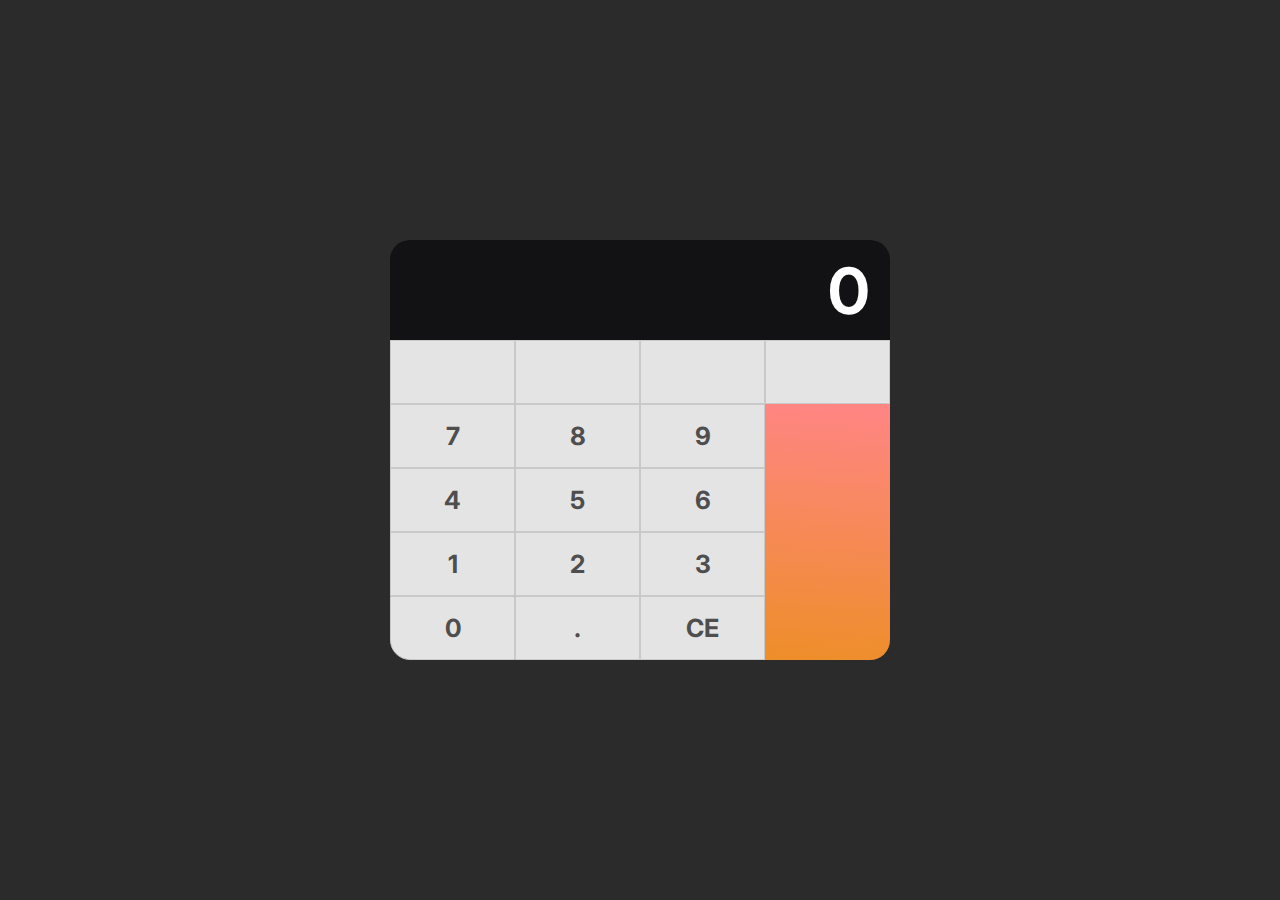
<file: calculadora/index.html>
<!DOCTYPE html>
<html lang="pt-br">

<head>
    <meta charset="UTF-8">
    <meta http-equiv="X-UA-Compatible" content="IE=edge">
    <meta name="viewport" content="width=device-width, initial-scale=1.0">
    <link rel="stylesheet" href="https://cdnjs.cloudflare.com/ajax/libs/font-awesome/6.1.1/css/all.min.css"
        integrity="sha512-KfkfwYDsLkIlwQp6LFnl8zNdLGxu9YAA1QvwINks4PhcElQSvqcyVLLD9aMhXd13uQjoXtEKNosOWaZqXgel0g=="
        crossorigin="anonymous" referrerpolicy="no-referrer" />
    <link rel="stylesheet" href="assets/css/style.css">
    <link rel="stylesheet" href="assets/css/mobile.css">
    <title>Calculadora - Ariele Martins</title>
</head>

<body>
    <main class="principal">
        <div class="container">
            <div class="painel">
                <h1 class="resultado" id="result">0</h1>
            </div>
            <div class="controle">
                <div class="btns">
                    <div class="container-btns-app">
                        <div class="btn" id="+" ><i class="fa-solid fa-plus" id="i+"></i></div>
                        <div class="btn" id="-" ><i class="fa-solid fa-minus" id="i-"></i></div>
                        <div class="btn" id="x" ><i class="fa-solid fa-close" id="ix"></i></div>
                        <div class="btn" id="/"><i class="fa-solid fa-divide" id="i/"></i></i></div>
                    </div>
                    <div class="container-btns-number-result">
                        <div class="container-btns-number" id="btns-number">
                            
                        </div>
                        <div class="container-btn-result btn-equal" id="=">
                            <span ><i class="fa-solid fa-equals" id="span="></i></span>
                        </div>
                    </div>
                </div>
            </div>
        </div>
    </main>
    
</body>

</html>
<script type="module" src="assets/js/script.js"></script>
</file>
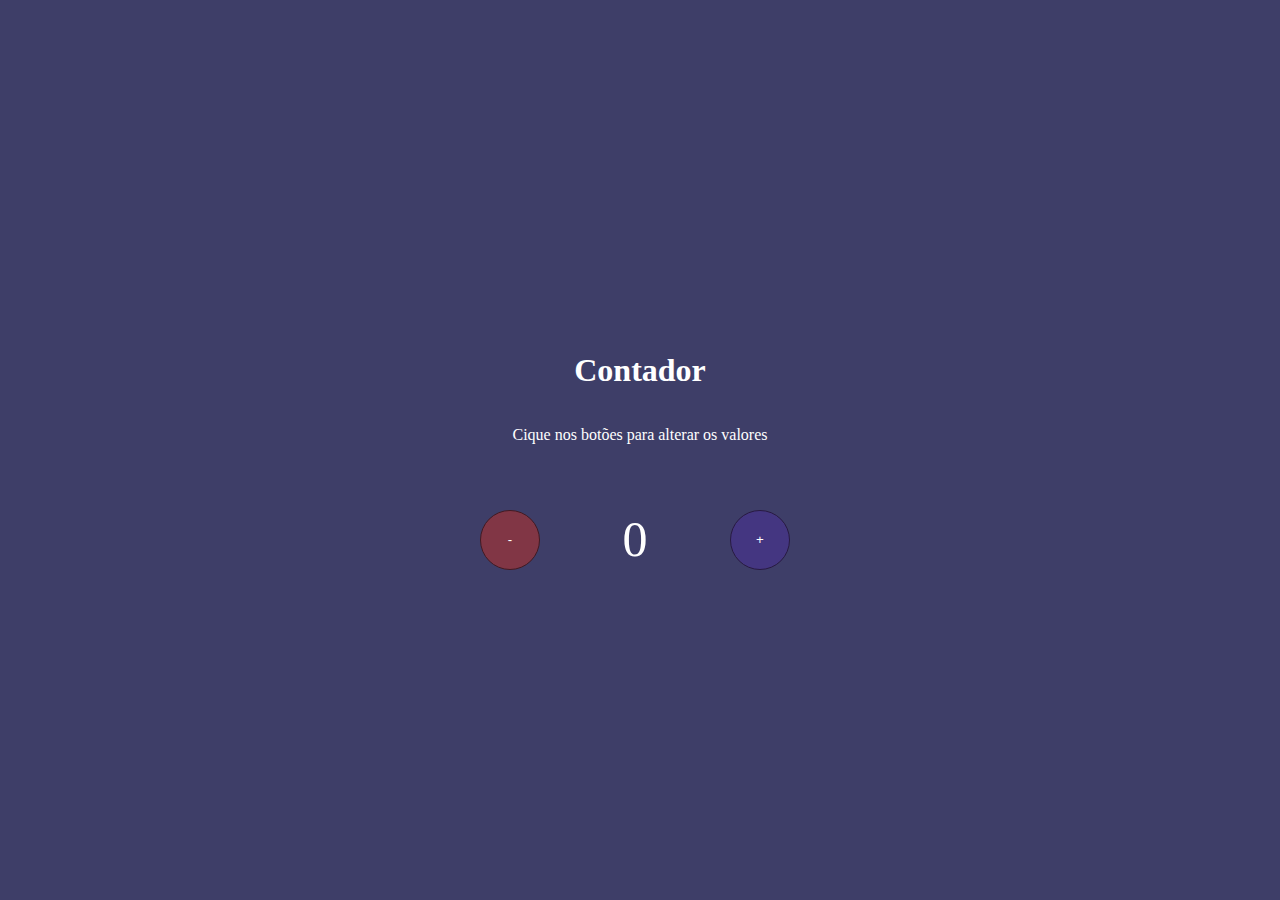
<file: Contador/index.html>
<!DOCTYPE html>
<html lang="pt-br">
<head>
    <meta charset="UTF-8">
    <meta http-equiv="X-UA-Compatible" content="IE=edge">
    <meta name="viewport" content="width=device-width, initial-scale=1.0">
    <title>Javascript</title>
    <link rel="stylesheet" href="assets/css/style.css" type="text/css">
</head>
<body>
    <div class="container">
    <!-- Assets - pasta que armazena arquivos que não são html-->
    <h1>Contador</h1>
    <p>Cique nos botões para alterar os valores</p>
    <div class="container-elementos">
    <button class="sub" id="sub">-</button>
    <p class="span" id="num">0</p>
    <button class="ad" id="ad">+</button>
    </div>
</div>
</body>
</html>
<script src="assets/js/javascript.js"></script>
</file>
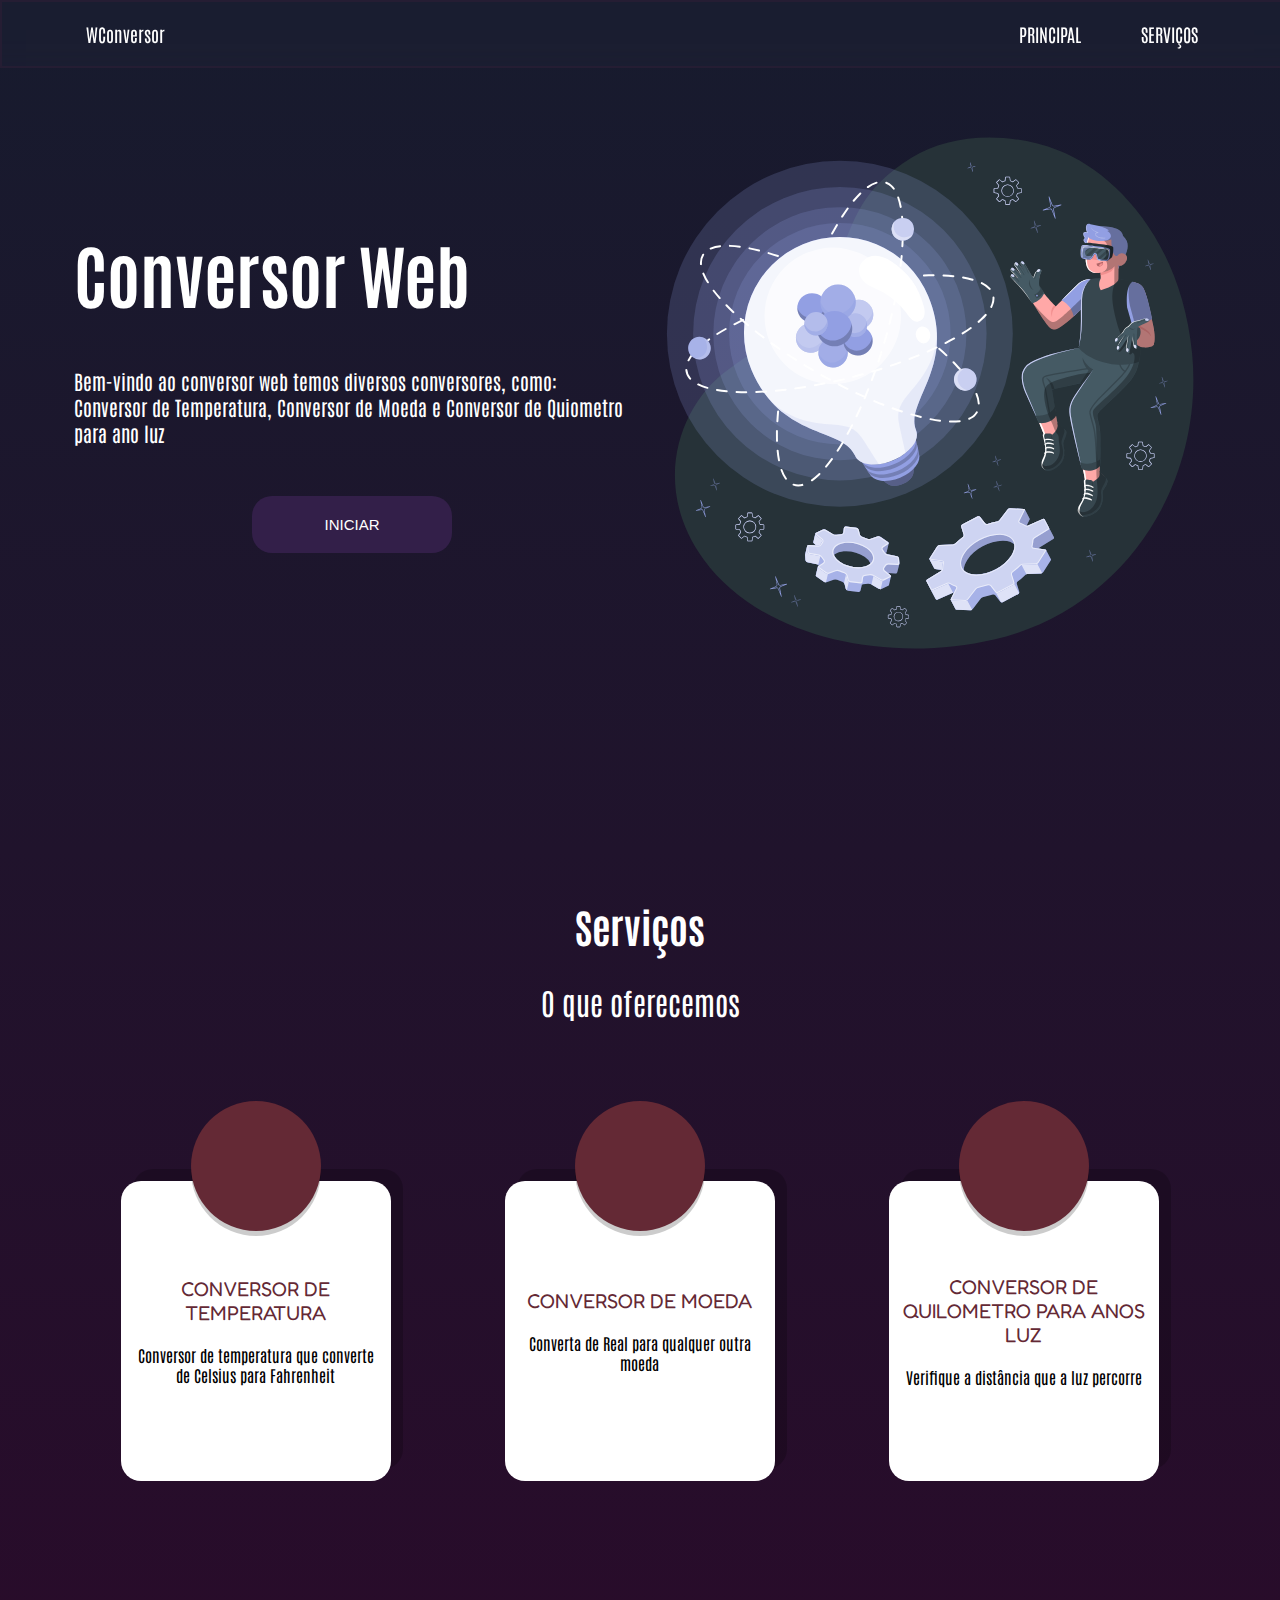
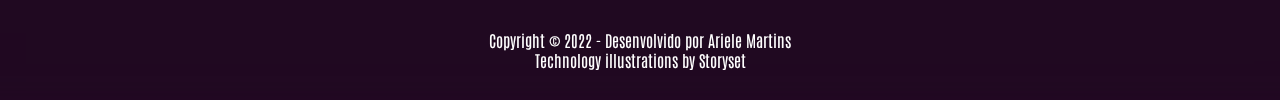
<file: conversores/index.html>
<!DOCTYPE html>
<html lang="pt-br">

<head>
    <meta charset="UTF-8">
    <meta http-equiv="X-UA-Compatible" content="IE=edge">
    <meta name="viewport" content="width=device-width, initial-scale=1.0">
    <link rel="stylesheet" href="css/style.css">
    <link rel="stylesheet" href="css/servico.css">
    <link rel="stylesheet" href="css/modal.css">
    <link rel="stylesheet" href="https://cdnjs.cloudflare.com/ajax/libs/font-awesome/6.1.1/css/all.min.css"
        integrity="sha512-KfkfwYDsLkIlwQp6LFnl8zNdLGxu9YAA1QvwINks4PhcElQSvqcyVLLD9aMhXd13uQjoXtEKNosOWaZqXgel0g=="
        crossorigin="anonymous" referrerpolicy="no-referrer" />
    <title>Web Conversor</title>
</head>

<body>
    <header class="cabecalho">
        <div class="container ">
            <div class="container-cabecalho">
                <a href="#home" class="logo">WConversor</a>
                <nav class="menu">
                    <ul>
                        <li><a href="#home">Principal</a></li>
                        <li><a href="#servico">Serviços</a></li>
                    </ul>
                </nav>
            </div>
        </div>
    </header>
    <div class="container">
        <main class="principal" id="home">
            <div class="container-apresentacao">
                <h1 class="titulo-apresentacao">Conversor Web</h1>
                <p class="sub-apresentacao">Bem-vindo ao conversor web temos diversos conversores, como: Conversor de
                    Temperatura, Conversor de Moeda e Conversor de Quiometro para ano luz
                </p>
                <div class="container-btn">
                    <button class="btnIniciar" id="btnIniciar">Iniciar</button>
                </div>
            </div>
            <div class="container-img-apre">
                <img src="imgs/Innovation-amico.svg" alt="Ilustração - lampada acessa e um homem a direta olhando para lampada">
            </div>
        </main>
        <section class="servico" id="servico">
            <h2 class="titulo-servicos">Serviços</h2>
            <p class="sub-servicos">O que oferecemos</p>
            <div class="container-grid">
                <div class="container-servico">
                    <div class="container-icon">
                        <i class="fa-solid fa-temperature-quarter"></i>
                    </div>
                    <div class="container-desc ativar" id="temperatura">
                        <p class="titulo-desc">Conversor de Temperatura</p>
                        <p>Conversor de temperatura que converte de Celsius para Fahrenheit </p>
                    </div>
                </div>
                <div class="container-servico">
                    <div class="container-icon">
                        <i class="fa-solid fa-coins"></i>
                    </div>
                    <div class="container-desc ativar" id="moeda">
                        <p class="titulo-desc">Conversor de Moeda</p>
                        <p>Converta de Real para qualquer outra moeda</p>
                    </div>
                </div>
                <div class="container-servico">
                    <div class="container-icon">
                        <i class="fa-solid fa-ruler-horizontal"></i>
                    </div>
                    <div class="container-desc ativar" id="luz">
                        <p class="titulo-desc">Conversor de Quilometro para anos luz</p>
                        <p>Verifique a distância que a luz percorre</p>
                    </div>
                </div>
            </div>
        </section>

    </div>
    <footer>
        <div class="container ">
            <p>Copyright &copy 2022 - Desenvolvido por Ariele Martins</p>
            <a href="https://storyset.com/technology" target="_blank">Technology illustrations by Storyset</a>
        </div>
    </footer>
    <div class="modal" id="modal">
        <div class="container-margin-auto">
            <span class="close" id="close">&times;</span>
            <div class="container-modal">
                <div class="painel" id="painel">
                </div>
            </div>
        </div>
    </div>
</body>

</html>
<script src="js/script.js"></script>
</file>
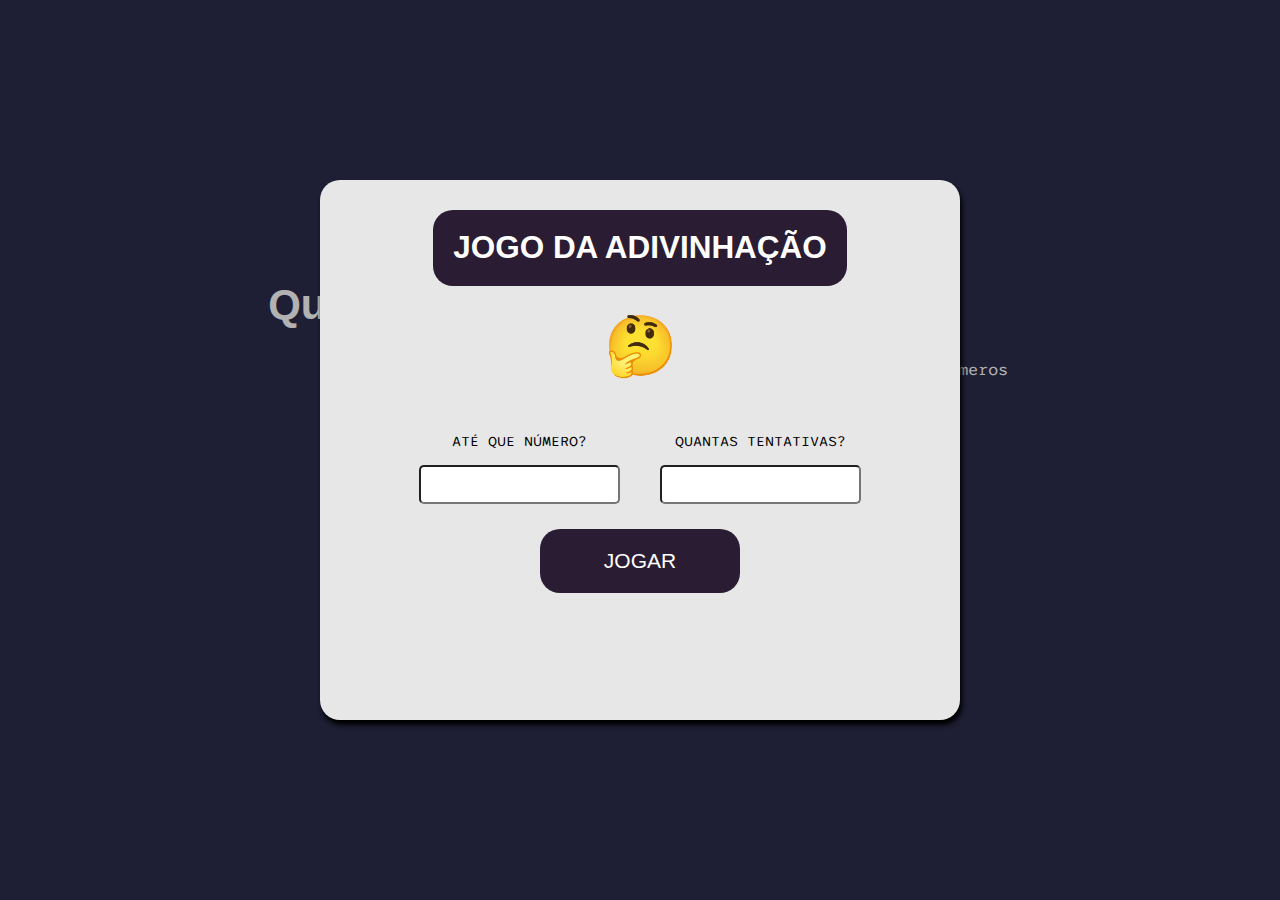
<file: jogo_adivinhar/index.html>
<!DOCTYPE html>
<html lang="pt-br">
<head>
    <meta charset="UTF-8">
    <meta http-equiv="X-UA-Compatible" content="IE=edge">
    <meta name="viewport" content="width=device-width, initial-scale=1.0">
    <link rel="stylesheet" href="assets/css/style.css">
    <link rel="stylesheet" href="assets/css/modal.css">
    <link rel="stylesheet" href="assets/css/mobile/modal-mobile.css">
    <title>Treinando Javascript - Jogo Adivinhação</title>
</head>
<body>
    <main class="container-main">
        <div class="container">
            <div class="container-data">
                <h1>Qual é o número?</h1>
                <label for="numberPlayer">Número:</label>
                <input type="number" id="numberPlayer" min="0">
                <button id="submitNumberPlayer">ENVIAR</button>
                <span class="error"></span>
                <div class="attempts">

                </div>
            </div>
            <div class="container-points">
                <h2>Adivinhou</h2>
                <p > Você conseguiu adivinha : <span id="guessed">0</span> números</p>
            </div>
        </div>
    </main>
    <div class="modal">
        <div class="container-modal">
            <h1 class="title-game">Jogo da adivinhação</h1>
            <span class="emoji">🤔</span>
            <span class="alert"></span>
            <div class="container-inputs">
                <div class="container-numberEnd">
                    <label for="numberEnd" class="numberEnd">Até que número?</label>
                    <input type="number" id="numberEnd" tabindex="0">
                </div>
                <div class="container-numberAttempts">
                    <label for="numberAttempts" class="numberAttempts">Quantas tentativas?</label>
                    <input type="number" id="numberAttempts" tabindex="0">
                </div>
            </div>
            <div class="container-btn">
                <button class="btnPlay" id="btnPlay" tabindex="0">Jogar</button>
            </div>
        </div>
    </div>
</body>
<script src="assets/js/script.js"></script>
</html>
</file>
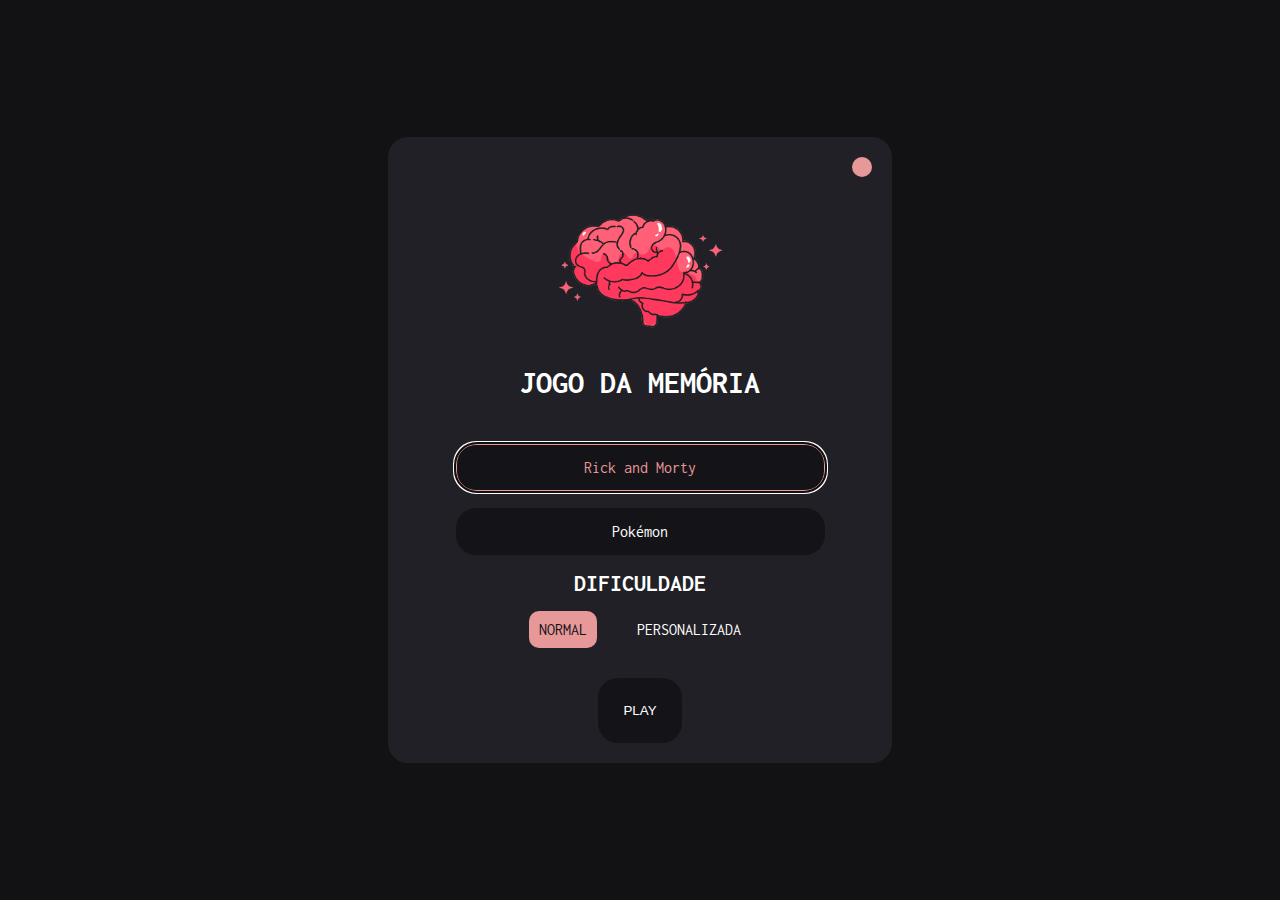
<file: jogo_da_memoria/index.html>
<!DOCTYPE html>
<html lang="pt-br">

<head>
    <meta charset="UTF-8">
    <meta http-equiv="X-UA-Compatible" content="IE=edge">
    <meta name="viewport" content="width=device-width, initial-scale=1.0">
    <link rel="stylesheet" href="https://cdnjs.cloudflare.com/ajax/libs/font-awesome/6.1.1/css/all.min.css"
        integrity="sha512-KfkfwYDsLkIlwQp6LFnl8zNdLGxu9YAA1QvwINks4PhcElQSvqcyVLLD9aMhXd13uQjoXtEKNosOWaZqXgel0g=="
        crossorigin="anonymous" referrerpolicy="no-referrer" />
    <link rel="stylesheet" href="assets/css/style.css">
    <title>Jogo da Memória - Treinando Javascript</title>
</head>

<body>
    <div class="container-main">
        <header>
            <h2 class="theme" tabindex="0"></h2>
            <div class="attempts" tabindex="0"></div>
            <span class="timer" tabindex="0">0:00</span>
        </header>
        <main class="container-cards">

        </main>
    </div>
    <div class="container">
        <div class="modal">
            <div class="control-accessibility">
                <button class="btn-modal-accessibility" id="accessibility-modal"
                    aria-label="acessibilidade ativar audio">
                    <i class="fa-sharp fa-solid fa-ear-listen"></i>
                </button>
            </div>
            <div class="container-logo-title">
                <img src="assets/img/memory.png" alt="cérebro">
                <h1 class="title">Jogo da Memória</h1>
            </div>
            <span class="winner"></span>
            <span class="timerWinner"></span>
            <div class="container-radios">
                <div class="container-radio">
                    <input type="radio" id="rickmorty" name="checkbox-theme" class="radio" checked tabindex="0">
                    <label for="rickmorty" class="label-radio" lang="en-us">Rick and Morty</label>
                </div>
                <br>
                <div class="container-radio">
                    <input type="radio" id="pokemon" name="checkbox-theme" class="radio" tabindex="0">
                    <label for="pokemon" class="label-radio">Pokémon</label>
                </div>
            </div>
            <div class="container-dificult">
                <h2>Dificuldade</h2>
                <ul>
                    <li id="normal" class="active" tabindex="0" aria-label="opção de seleção - Dificuldade Normal - selecionado">Normal</li>
                    <li id="customize" tabindex="0" aria-label="opção de seleção - Dificuldade Personalizada - enter para selecionar ">Personalizada</li>
                </ul>
            </div>
            <div class="container-customize normal">

                <div class="container-options">
                    <div class="container-option">
                        <label for="number-attempts">Quantidade de tentativas</label>
                        <input type="number" id="number-attempts" min="10" value="0" tabindex="0">
                    </div>
                    <div class="container-option">
                        <label for="range-cards">Quantidade de cartas: <span class="cards">18</span></label>
                        <input type="range" id="range-cards" min="9" step="3" max="18" value="0" tabindex="0">
                    </div>
                </div>
                <div class="container-option">
                    <div class="container-number-timer">
                        <input type="checkbox" id="numberTimer" class="number-timer" tabindex="0" aria-label="Ativar timer">
                        <label for="numberTimer" tabindex="0">Timer<span class="range-timer" tabindex="0"> 0.5 minutos</span></label>
                    </div>
                    <label for="range-timer" tabindex="0" hidden>tempo limite</label>
                    <input type="range" min="0.50" max="2" step="0.5" value="0.50" id="range-timer" tabindex="0">
                </div>

            </div>
            <div class="container-btn">
                <button id="play" tabindex="0">Play</button>
            </div>
        </div>
        <div class="modal-error">
            <div class="container-message">
                <span>Número de Tentativas Inválido</span>
                <span>Maior que 2x o número de cartas</span>
            </div>
            <div class="loading-bar">
            </div>
        </div>
    </div>
    <div class="container disabled">
        <div class="modal align-text bg-color">
            <div >
                <span aria-label="Fechar" class="close" id="close" tabindex="0">X</span>
            </div>
            <h2 tabindex="0">Ativar Áudio</h2>
            <p tabindex="0">Ativar a função de saida de som, para quando o usuário clicar na carta ele ouvir o nome do
                personagem</p>
            <span class="text-check" tabindex="0"> Verificar se o navegador tem suporte: <span
                    class="result-check" tabindex="0"></span></span>
            <p class="alert-desc" tabindex="0">Tem também o evento de alteração do texto alternativo das imagens
                quando o usuário virar a carta, como o leitor de tela lê somente uma vez, então os sons não irão
                se mistura. Assim, o usuário saberá se aquela carta foi virada quando passar como o leitor de tela
                sobre ela novamente</p>
            <button class="btn-active-accessibility" id="active-access" tabindex="0">
                Ativar
            </button>
        </div>
    </div>
</body>
<script type="module" src="assets/js/script.js"></script>

</html>
</file>
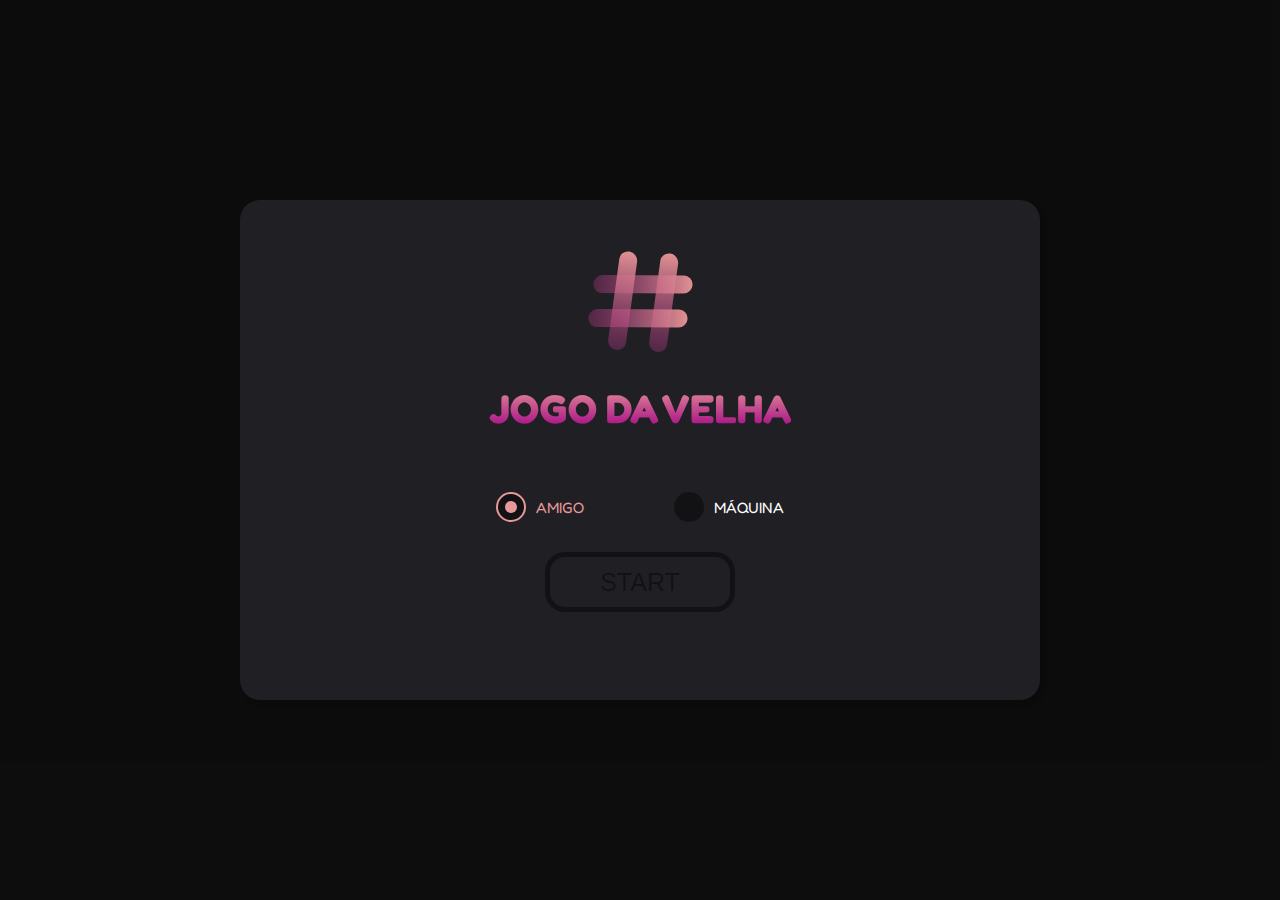
<file: jogo_da_velha/index.html>
<!DOCTYPE html>
<html lang="pt-br">
<head>
    <meta charset="UTF-8">
    <meta http-equiv="X-UA-Compatible" content="IE=edge">
    <meta name="viewport" content="width=device-width, initial-scale=1.0">
    <link rel="stylesheet" href="assets/css/style.css">
    <link rel="stylesheet" href="assets/css/mobile.css">
    <link rel="stylesheet" href="https://cdnjs.cloudflare.com/ajax/libs/font-awesome/6.1.1/css/all.min.css"
        integrity="sha512-KfkfwYDsLkIlwQp6LFnl8zNdLGxu9YAA1QvwINks4PhcElQSvqcyVLLD9aMhXd13uQjoXtEKNosOWaZqXgel0g=="
        crossorigin="anonymous" referrerpolicy="no-referrer" />
    <title>Jogo da Velha - Ariele Martins</title>
</head>
<body>
    <main>
        <div class="container" >
            <div class="c b-1" id="0" data-campo></div>
            <div class="c    " id="1" data-campo></div>
            <div class="c b-3" id="2" data-campo></div>
            <div class="c b-4" id="3" data-campo></div>
            <div class="c b-2" id="4" data-campo></div>
            <div class="c b-4" id="5" data-campo></div>
            <div class="c b-5" id="6" data-campo></div>
            <div class="c    " id="7" data-campo></div>
            <div class="c b-6" id="8" data-campo></div>
        </div>
        <div class="modal">
            <div class="container-start">
                <div class="logo">
                    <img src="assets/imgs/Group 25.svg" alt="logo jogo da velha - hashtag">
                    <h1>Jogo da Velha</h1>
                </div>
                <div class="ganhador">

                </div>
                <div class="container-radios">
                    
                    <div class="radio">
                        <input type="radio" id="radio-friend" name="radio" checked>
                        <label for="radio-friend" class="label-radio">Amigo</label>
                    </div>
                    <div class="radio">
                        <input type="radio" id="radio-bot" name="radio">
                        <label for="radio-bot" class="label-radio">Máquina</label>
                    </div>
                </div>
                <div>
                    <div >
                        <button id="btnStart">START</button>
                    </div>
                    
                </div>
                
            </div>
        </div>
    </main>
</body>
<script src="assets/js/script.js"></script>
</html>
</file>
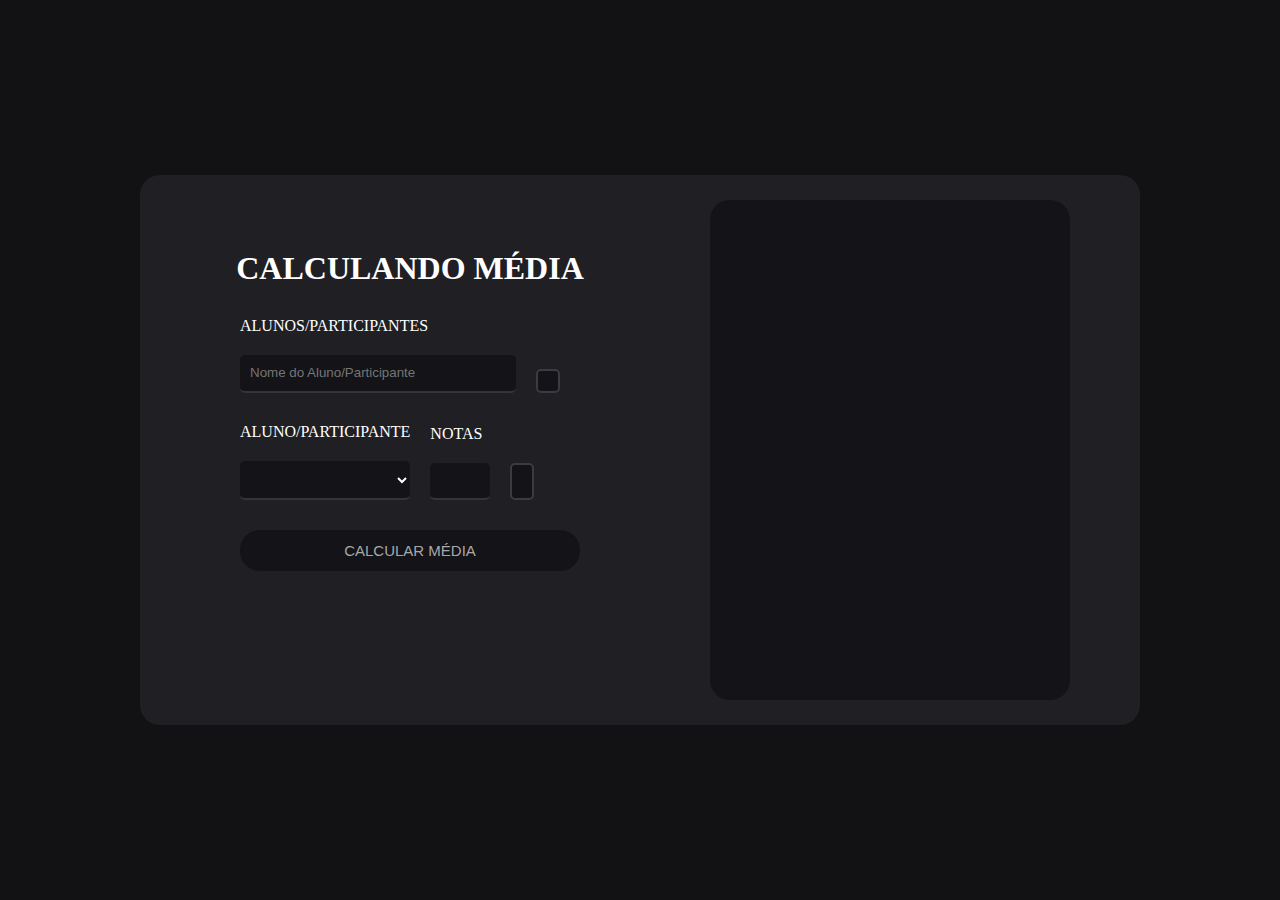
<file: media/index.html>
<!DOCTYPE html>
<html lang="pt-br">

<head>
    <meta charset="UTF-8">
    <meta http-equiv="X-UA-Compatible" content="IE=edge">
    <meta name="viewport" content="width=device-width, initial-scale=1.0">
    <link rel="stylesheet" href="assets/css/style.css">
    <link rel="stylesheet" href="assets/css/btn_inputs.css">
    <link rel="stylesheet" href="assets/css/exibirMedia.css">
    <link rel="stylesheet" href="assets/css/mobile.css">
    <link rel="stylesheet" href="https://cdnjs.cloudflare.com/ajax/libs/font-awesome/6.1.1/css/all.min.css"
        integrity="sha512-KfkfwYDsLkIlwQp6LFnl8zNdLGxu9YAA1QvwINks4PhcElQSvqcyVLLD9aMhXd13uQjoXtEKNosOWaZqXgel0g=="
        crossorigin="anonymous" referrerpolicy="no-referrer" />
    <title>Treinando Javascript - Média</title>
</head>

<body>
    <main class="container-flex">
        <section class="container-add-dados-alunos">
            <h1>Calculando Média</h1>
            <div class="container-btn-input">
                <div class="container-input-aluno">
                    <label for="nomeAluno">Alunos/Participantes</label>
                    <input type="text" id="nomeAluno" placeholder="Nome do Aluno/Participante"
                        title="Adicione o nome de cada aluno por vez" required tabindex="1">
                </div>
                <div class="container-btn">
                    <button id="btnAdicionarAluno" title="Adicionar aluno"><i class="fa-solid fa-plus"></i></button>
                </div>
            </div>
            <div class="container-select-input">
                <div class="container-select-aluno">
                    <label for="nomesAlunos">Aluno/Participante</label>
                    <select name="" id="nomesAlunos" tabindex="2">

                    </select>
                </div>
                <div class="container-flex-end">
                    <div class="container-nota">
                        <label for="notas">Notas</label>
                        <div class="container-input-btn-notas">
                            <input type="number" id="notas" tabindex="3">
                            <button id="btnAddNota" title="Adicionar nota - adicionar uma de cada vez" required><i
                                    class="fa-solid fa-plus"></i></button>
                        </div>
                    </div>
                </div>

            </div>
            <div class="container-btn-media">
                <button id="btnCalcularMedia" tabindex="4">Calcular Média</button>
            </div>
            <div class="container-erro">
                <span id="aviso"></span>
            </div>
        </section>
        <section class="container-dados-alunos">
            <a class="anterior" id="anterior">❮</a>
            <a class="proximo" id="proximo">❯</a>
            <div class="container-caixa-dados" id="container-dados">
                
            </div>

        </section>
    </main>
</body>

</html>
<script src="assets/js/script.js"></script>
</file>
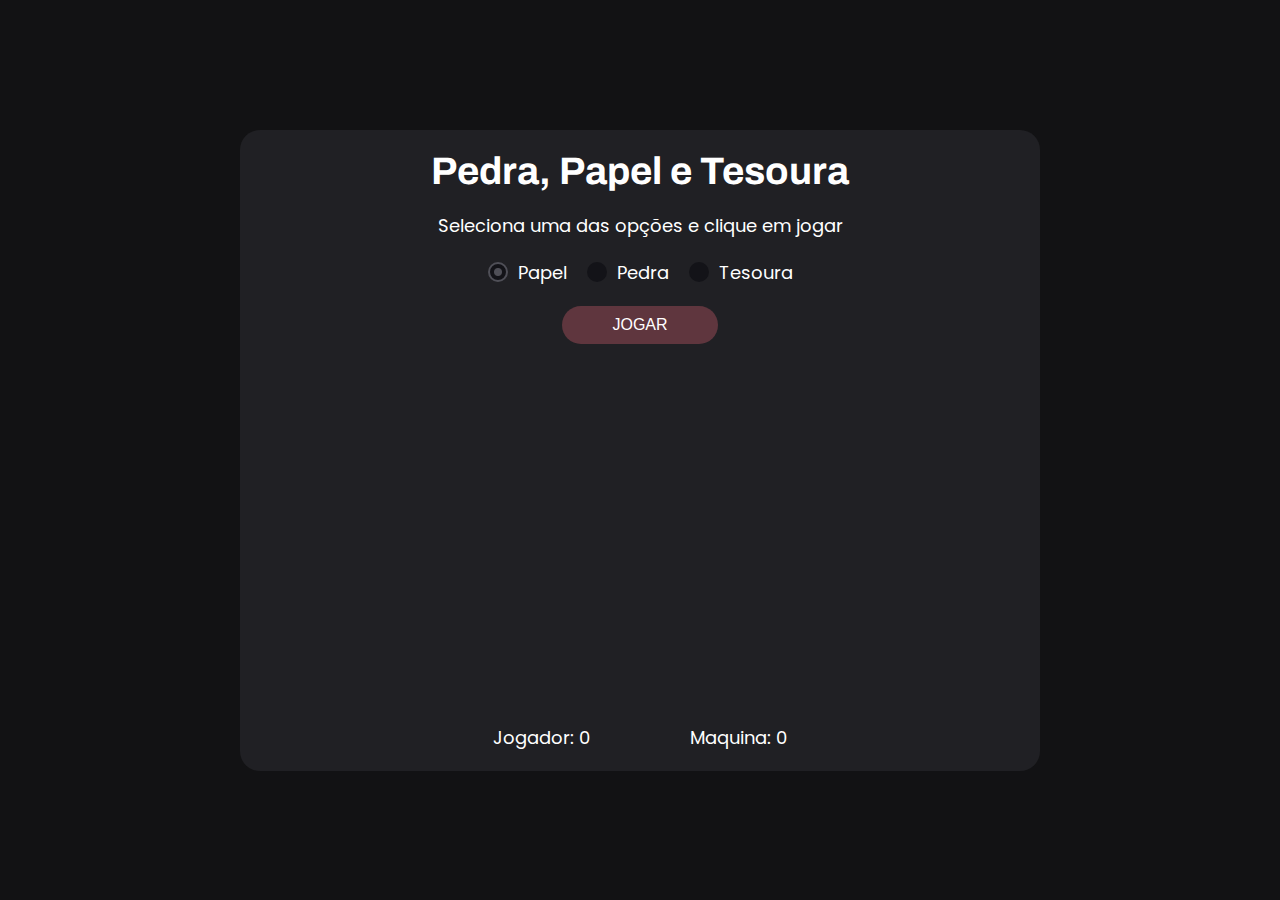
<file: pedra_papel_tesoura/index.html>
<!DOCTYPE html>
<html lang="pt-br">

<head>
    <meta charset="UTF-8">
    <meta http-equiv="X-UA-Compatible" content="IE=edge">
    <meta name="viewport" content="width=device-width, initial-scale=1.0">
    <link rel="stylesheet" href="https://cdnjs.cloudflare.com/ajax/libs/font-awesome/6.1.1/css/all.min.css"
        integrity="sha512-KfkfwYDsLkIlwQp6LFnl8zNdLGxu9YAA1QvwINks4PhcElQSvqcyVLLD9aMhXd13uQjoXtEKNosOWaZqXgel0g=="
        crossorigin="anonymous" referrerpolicy="no-referrer" />
    <link rel="stylesheet" href="assets/css/style.css">
    <link rel="stylesheet" href="assets/css/mobile.css">
    <title>Pedra, Papel e Tesoura - Ariele Martins</title>
</head>

<body>
    <main>
        <div class="container">
            <h1 class="titulo">Pedra, Papel e Tesoura</h1>
            <p class="font-family">Seleciona uma das opções e clique em jogar</p>
            <div class="container-radios">
                <div class="container-radio">
                    <input type="radio" name="radio-input" id="papel" checked value="0">
                    <label for="papel" class="font-family">Papel</label>
                </div>
                <div class="container-radio">
                    <input type="radio" name="radio-input" id="pedra" value="1">
                    <label for="pedra" class="font-family">Pedra</label>
                </div>
                <div class="container-radio">
                    <input type="radio" name="radio-input" id="tesoura" value="2">
                    <label for="tesoura" class="font-family">Tesoura</label>
                </div>
            </div>
            <div class="container-btn">
                <button class="btnJogar" id="btnJogar">Jogar</button>
            </div>
            <div class="container-icons">
                <div class="container-icon-jogador" id="container-jogador">
                   
                </div>
                <div class="container-x">
                    <i class="fa-solid fa-x"></i>
                </div>
                <div class="container-icon-maquina" id="container-maquina">
                    
                </div>
            </div>
            <div class="container-ganhador">
                <h2 id="ganhador"></h2>
            </div>
            <div class="container-pontuacao">
                <p class="font-family">Jogador: <span id="pontoJogador" class="font-family">0</span></p>
                <p class="font-family">Maquina: <span id="pontoMaquina" class="font-family">0</span></p>
            </div>
        </div>

    </main>
</body>
<script src="assets/js/script.js"></script>

</html>
</file>
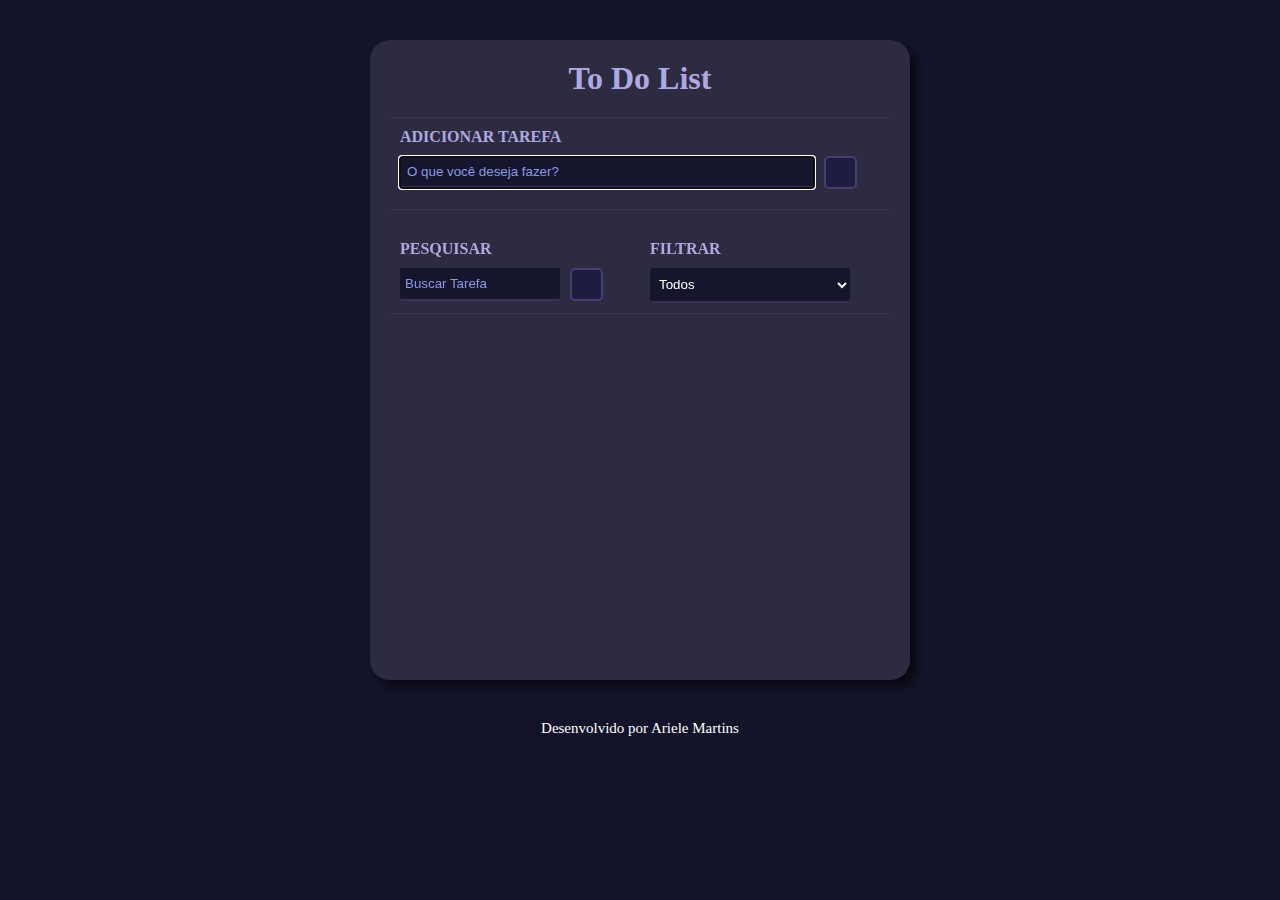
<file: to-do-list/index.html>
<!DOCTYPE html>
<html lang="pt-br">

<head>
    <meta charset="UTF-8">
    <meta http-equiv="X-UA-Compatible" content="IE=edge">
    <meta name="viewport" content="width=device-width, initial-scale=1.0">
    <link rel="stylesheet" href="https://cdnjs.cloudflare.com/ajax/libs/font-awesome/6.1.1/css/all.min.css"
        integrity="sha512-KfkfwYDsLkIlwQp6LFnl8zNdLGxu9YAA1QvwINks4PhcElQSvqcyVLLD9aMhXd13uQjoXtEKNosOWaZqXgel0g=="
        crossorigin="anonymous" referrerpolicy="no-referrer" />
    <title>To Do List - Javascript</title>
    <link rel="stylesheet" href="assets/css/style.css">
    <link rel="stylesheet" href="assets/css/mobile.css">
</head>

<body>
    <div class="container">

        <div class="container-principal">
            <h1>To Do List</h1>
            <div class="add">
                <h4>Adicionar Tarefa</h4>
                <div class="add-tarefa">

                    <input type="text" class="dados" id="dados" placeholder="O que você deseja fazer?" autofocus tabindex="1"><button
                        class="adicionar" id="ad"><i class="fa-solid fa-plus"></i></button>

                </div>
                <span id="error"></span>
            </div>
            <div class="funcoes">
                <div class="container-buscar">
                    <h4>Pesquisar</h4>
                    <div class="container-pesquisar">
                        <input type="text" class="buscar" id="buscar" placeholder="Buscar Tarefa" tabindex="2"><button
                            class="pesquisar" id="pesquisar"><i class="fa-solid fa-magnifying-glass" id="elementpesquisar"></i></button>
                    </div>
                </div>
                <div class="container-filter">
                    <h4>Filtrar</h4>
                    <select class="filter" id="filter" tabindex="3">
                        <option value="Todos">Todos</option>
                        <option value="Feitos">Feitos</option>
                        <option value="Fazer">Fazer</option>
                    </select>
                </div>
            </div>
            <div class="container-lista">
                <ul class="lista" id="list">

                </ul>
            </div>

        </div>
    </div>
    <footer>
        <p>Desenvolvido por Ariele Martins</p>
    </footer>
</body>
<script src="assets/js/script.js"></script>

</html>
</file>
<file: calculadora/assets/css/style.css>
@import url('https://fonts.googleapis.com/css2?family=Inter:wght@200&display=swap');
*{
    padding: 0;
    margin: 0;
    box-sizing: border-box;
}
body{
    background-color: #2b2b2b;
}

.principal{
    display: flex;
    align-items: center;
    justify-content: center;
    height: 100vh;
    font-family: 'Inter', sans-serif;
    font-weight: bold;
}
.painel{
    width: 500px;
    height: 100px;
    background-color: #121214;
    border-top-left-radius: 20px;
    border-top-right-radius: 20px;
    color: white;
    display: flex;
    align-items: center;
    justify-content: flex-end;
    padding: 20px;
    font-size: 32px;
    
}
.resultado{
    overflow-x: scroll;
    overflow-y:hidden;
}
.container-btns-app{
    display: grid;
    grid-template-columns: 1fr 1fr 1fr 1fr;
    align-items: center;
    text-align: center;
}
.btn{
    height: 64px;
    display: flex;
    align-items: center;
    justify-content: center;
    background-color: #e4e4e4;
    border: 1px solid rgb(201, 201, 201);
    font-size: 25px;
    color: rgb(78, 78, 78);
    cursor: pointer;
}
.container-btns-number-result{
    display: grid;
    grid-template-columns: 3fr 1fr;
    text-align: center;
}
.btn-equal{
    font-size: 25px;
    height: 256px;
    width: 100%;
    display: flex;
    align-items: center;
    justify-content: center;
    color: rgb(78, 78, 78);
    background: rgb(238,142,41);
    border-bottom-right-radius: 20px;
    background: linear-gradient(4deg, rgba(238,142,41,1) 0%, rgba(255,133,133,1) 100%);
    cursor: pointer;     
}
.container-btns-number{
    display: grid;
    grid-template-columns: 1fr 1fr 1fr;  
}
.border-bottom-left-radius{
    border-bottom-left-radius: 20px;
}
.btn:hover{
    box-shadow: inset 0 0 8px #b9b9b9;

}
.btn-equal:hover{
    color: rgb(90, 90, 90);
    box-shadow: inset 0 0 15px rgb(131, 75, 75);
}

.resultado::-webkit-scrollbar, .resultado::-webkit-scrollbar-button, .resultado::-webkit-scrollbar-track, .resultado::-webkit-scrollbar-track-piece, .resultado::-webkit-scrollbar-corner, .resultado::-webkit-resizer{
    background-color: transparent;
}
.resultado::-webkit-scrollbar-thumb{
    background-color: rgba(255, 255, 255, 0.3);
    height: 10px;
}
</file>
<file: calculadora/assets/css/mobile.css>
@media(max-width:600px){
    .principal{
        justify-content: inherit;
        height: 500px;
    }
    .painel{
        width: 100vw; 
    }
}
</file>
<file: Contador/assets/css/style.css>
body{
    background-color: rgb(62, 62, 104);
    padding: 0;
    margin: 0;
    display: flex;
    align-items: center;
    justify-content: center;
    text-align: center;
    height: 100vh;
    color:white;
}
.container{
    width: 500px;
    height: 400px;
    display: flex;
    flex-direction: column;
    align-items:center;
    justify-content: center;
}
.sub, .ad{
    padding:.5rem 1.5rem;;
    border-radius: 50%;
    width: 60px;
    height: 60px;
    color:white;
}
.sub{
    background-color: rgb(129, 54, 69);
    border:solid 1px rgb(66, 26, 34);
}
.sub:hover{
    background-color: rgb(141, 62, 78);
    border-color:rgb(78, 32, 41);
}
.ad{
    background-color: rgb(68, 54, 129);
    border:solid 1px rgb(40, 26, 66);
}
.ad:hover{
    background-color: rgb(88, 73, 153);
    border-color:rgb(48, 31, 78);
}
.span{
    font-size: 50px;
    width: 30px;
    margin: 0;
    padding: 0;
}
.container-elementos{
    display: flex;
    flex-direction: row;
    width: 320px;
    gap: 80px;
    margin-top: 50px;
}
</file>
<file: conversores/css/style.css>
@import url('https://fonts.googleapis.com/css2?family=Antonio:wght@200&display=swap');

*{
    margin: 0;
    padding:0;
    text-decoration: none;
    list-style: none;
}

body{
    background: rgb(23,27,46);
    background: linear-gradient(180deg, rgba(23,27,46,1) 0%, rgba(41,11,42,1) 100%); 
    color:white;
    font-family: 'Antonio', sans-serif;
}

.container{
    width: 90%;
    margin: auto;
}
.container-cabecalho{
    display: flex;
    flex-direction: row;
    justify-content: space-between;
    align-items: center;
    padding: 20px;
    font-size: 18px;
}

.cabecalho{
    background: rgba(255,255,255,  0.01);
    backdrop-filter: blur(10px);
    -webkit-backdrop-filter: blur(10px);
    position: fixed;
    width: 100%;
    border: solid 2px rgb(37, 29, 51);
    z-index: 1;
}

.cabecalho .menu ul{
    display: flex;
    flex-direction: row;
    justify-content: space-between;
    column-gap: 60px;
    text-transform: uppercase;
}

a{
    color: white;
    transition: 0.6s ease-out;
}

.cabecalho .menu ul li a:hover{
    color: rgb(92, 67, 116);
}

.principal{
    display: grid;
    grid-template-columns:  50% 50%;
    align-items: center;
    justify-content: center;
    height: 780px;
}

.container-apresentacao{
    display: flex;
    flex-direction: column;
    justify-content: center;
    row-gap: 50px;
    padding: 10px;
}
.titulo-apresentacao{
    font-size: 70px;
}
.sub-apresentacao{
    font-size:20px;
    display: flex;
    flex-wrap: wrap;
}
.principal .container-img-apre img{
    width: 550px;
}
.principal .container-img-apre{
    display: flex;
    align-items: center;
    justify-content: center;
}

.btnIniciar{
    padding: 20px;
    width: 200px;
    background-color: rgb(51, 31, 73);
    border: none;
    border-radius: 20px;
    cursor: pointer;
    margin: auto;
    font-size: 15px;
    text-transform: uppercase;
    color: white;
}
.btnIniciar:hover{
    background-color: rgb(56, 32, 82);
    color:rgb(213, 174, 255);
}
.container-btn{
    display: flex;
    justify-content: center;
}


@media(max-width:1000px){
    .principal{
        padding-top: 45px;
        text-align: center;
        grid-template-columns: 1fr;
        height: 600px !important;
    }
    .titulo-apresentacao{
        font-size: 10vw;
    }
    .sub-apresentacao{
        font-size: 4vw;
    }
    .container{
        width: 100%;
        margin: 0;
    }
    .principal .container-img-apre img{
        width: 300px;
    }
    .btnIniciar{
        width: 150px;
        padding: 15px;
        font-size: 15px;
    }
    .container-cabecalho{
        font-size: 15px;
    }
    
}
</file>
<file: conversores/css/servico.css>
@import url('https://fonts.googleapis.com/css2?family=Fredoka+One&display=swap');
.container-desc{
    background-color: white;
    width: 250px;
    height: 280px;
    border-radius: 20px;
    padding: 10px;
    display: flex;
    text-align: center;
    flex-direction: column;
    align-items: center;
    justify-content: center;
    color: black;
    row-gap: 20px;
    box-shadow: 12px -12px rgba(0, 0, 0, 0.2);
    cursor: pointer;
}

.container-grid{
    display: grid;
    grid-template-columns: 33.33% 33.33% 33.33%;
    row-gap: 30px;
    width: 100%;
}

.container-servico{
    display: flex;
    flex-direction: column;
    align-items: center;
    justify-content: center;
    
}

.container-icon{
    background-color: rgb(100, 41, 53);
    width: 130px;
    height: 130px;
    border-radius: 50%;
    position: relative;
    bottom: -50px;
    font-size: 60px;
    display: flex;
    align-items: center;
    justify-content: center;
    box-shadow: 0px 5px rgba(0, 0, 0, 0.2);
}

.titulo-servicos{
    font-size: 40px;
}

.sub-servicos{
    font-size: 30px;
}

.servico{
    display: flex;
    flex-direction: column;
    height: 700px;
    padding-top: 120px;
    text-align: center;
    row-gap: 30px;
}
.titulo-desc{
    font-family: 'Fredoka One', cursive;
    color:rgb(100, 41, 53);
    font-size: 20px;
    text-transform: uppercase;
}
.container-servico:hover{
    transform: scale(1.1);
}
.container-servico:hover .container-icon{
    background-color: rgb(116, 41, 56)
}
.container-servico:hover .titulo-desc{
    color:rgb(116, 41, 56);
}




footer{
    height: 100px;
    background-color: rgba(0, 0, 0, 0.2);
    backdrop-filter: blur(10px);
    -webkit-backdrop-filter: blur(10px);
    display: flex;
    flex-direction: column;
    text-align: center;
}



@media(max-width:1000px){
    .container-grid{
        grid-template-columns: 100%;
    }
    .servico{
        height: 100%;
    }
   
    footer{
        margin-top: 30px;
        align-items: center;
        justify-content: center;
    }
}
</file>
<file: conversores/css/modal.css>
.modal{
    position: fixed;
    left: 0;
    top:0;
    background-color: rgba(0,0,0,0.4);
    width: 100%;
    height: 100%;
    display: none;
}

.close{
    color: white;
    font-size: 60px;
    cursor: pointer;
    float: right;
}

.container-margin-auto{
    width: 80%;
    height: 80%;
    margin: auto;
}

.container-modal{
    display: flex;
    justify-content: center;
    width: 100%;
    height: 100%;
}

.container-modal .painel{
    width: 60%;
    height: 60%;
    background-color: white;
    border-radius: 30px;
    display: flex;
    justify-content: center;
    padding: 20px;

}
.container-modal .painel div{
    display: flex;
    flex-direction: column;
    text-align: center;
    align-items: center;
    color: black;
    width: 90%;
}

.painel div .container-btn button{
    padding:20px;
    background-color:rgb(51, 31, 73);
    border:none;
    border-radius:30px;
    color:white;
}

.painel div .container-btn{
    display:flex; 
    justify-content:center; 
    width:100%; 
    margin-top:20px;
}
.painel div .container-inputs input{
    width:200px; 
    padding:5px; 
    border-radius:20px; 
    font-size:15px
}
.painel div .container-inputs select{
    width:270px; 
    padding:5px; 
    border-radius:20px; 
    font-size:15px
}
.painel div .container-inputs{
    display: flex;
    flex-direction: row;
    justify-content: space-between;
}
.painel div .container-inputs label{
    font-size:20px
}
.painel div .container-icon-painel{
    height:100px; 
    font-size:60px; 
    display:flex; 
    justify-content:center;
    margin-top:30px;
}
@media(max-width:1300px){
    .container-modal .painel{
        width: 500px;
        height:500px
    }
    .container-margin-auto{
        width: 100%;
        height: 100%;
    }
    .modal{
        z-index: 1;
    }
    .painel div .container-inputs{
        display: flex;
        flex-direction: column;
        justify-content: center;
        row-gap: 20px;
    }
}
</file>
<file: jogo_adivinhar/assets/css/style.css>
@import url('https://fonts.googleapis.com/css2?family=Sono&display=swap');

*{
    padding: 0;
    margin: 0;
    box-sizing: border-box;
}

:root{
    --font-size: 65.6%;
    --bg-color: rgb(43, 43, 75);
    --font-color-white: white;
    --bg-color-button: cornflowerblue;
    --border-color-button: rgb(93, 133, 207);
    --bg-color-modal: rgba(0, 0, 0, 0.3);
    --font-color-black: black;
    --bg-color-container-modal:rgb(231, 231, 231);
    --font-family:'Sono', sans-serif;
    --bg-color-title-game: rgb(42, 28, 51);
    --bg-color-play-hover: rgb(52, 36, 63);
    --font-size-media-600: 50%;
    --font-size-media-800: 60%
}


html{
    font-size: var(--font-size);
    font-family: var(--font-family);
}

body{
    background-color: var(--bg-color);
    color: var(--font-color-white);
    text-align: center;
    height: 100vh;
    font-size: 1.6rem;
}

.container-main{
    height: 100vh;
    width: 100%;
    display: flex;
    align-items: center;
    justify-content: center;
}

.container{
    display: grid;
    grid-template-columns: 1fr 1fr;
    gap: 30px;
    justify-content: center;
    align-items: center;
}

.container-data{
    display: flex;
    flex-direction: column;
    row-gap: 20px;
}
.container-data h1{
    font-size: 4rem;
}

.container-data input{
    border-radius: 10px;
    padding: 8px;
    width: 100px;
    margin: auto;
}

.container-data button{
    border-radius: 10px;
    padding: 8px;
    width: 90px;
    background-color: var(--bg-color-button);
    border-color: var(--border-color-button);
    margin:auto;
}

h1{
    font-size: 5rem;
    font-family: Arial, Helvetica, sans-serif;
}

.container-points{
    display: flex;
    flex-direction: column;
    row-gap: 20px;
    height: 280px;
}

.attempts{
    width: 100%;
    height: 100px;
    overflow: scroll;
    display: flex;
    align-items: center;
    flex-direction: column;
    row-gap: 10px;
}

@media (max-width: 600px){
    .container{
        grid-template-columns: 1fr;
    }
    .container-points{
        display: flex;
        flex-direction: column;
        row-gap: 20px;
        height: 100%;
    }
}
</file>
<file: jogo_adivinhar/assets/css/modal.css>
.modal{
    position: absolute;
    width: 100%;
    height: 100vh;
    top: 0;
    background-color: var(--bg-color-modal);
    display: flex;
    align-items: center;
    justify-content: center;
    color: var(--font-color-black);
}

.container-modal{
    background-color: var(--bg-color-container-modal);
    width: 50vw;
    height: 60vh;
    border-radius: 20px;
    text-transform: uppercase;
    padding: 30px;
    box-shadow: 2px 5px 5px;
    display: flex;
    align-items: center;
    flex-direction: column;
    row-gap: 25px;   
}

.container-inputs{
    display: flex;
    column-gap: 40px;
}

.container-numberEnd, .container-numberAttempts{
    display: flex;
    flex-direction: column;
    align-items: center;
    row-gap: 15px;
}

.numberEnd, .numberAttempts{
    font-size: 1.4rem;
}

.container-numberEnd #numberEnd, .container-numberAttempts #numberAttempts{
    border-radius: 5px;
    padding: 10px;
    appearance: textfield;
    width: 100%;
}

.container-numberEnd #numberEnd::-webkit-inner-spin-button
.container-numberEnd #numberEnd::-webkit-outer-spin-button,
.container-numberAttempts #numberAttempts::-webkit-outer-spin-button,
.container-numberAttempts #numberAttempts::-webkit-inner-spin-button{
    -webkit-appearance: none;
    
}

.title-game{
    padding: 20px;
    font-size: 3rem;
    border-radius: 20px;
    background-color:var(--bg-color-title-game) ;
    color: var(--font-color-white);    
}

.emoji{
    font-size:5.6rem ;
}

.container-btnPlay{
    display: flex;
    align-items: center;
}

.btnPlay{
    background-color: var(--bg-color-title-game);
    border: none;
    padding: 20px;
    width: 200px;
    border-radius: 20px;
    text-transform: uppercase;
    font-size: 2rem;
    color: var(--font-color-white);
    cursor: pointer;
}

.btnPlay:hover{
    background-color: var(--bg-color-play-hover);
}

.alert{
    font-size: 1.4rem;
    display: flex;
    flex-wrap: wrap;
}
</file>
<file: jogo_adivinhar/assets/css/mobile/modal-mobile.css>
@media(max-width: 887px){

    .container-modal{
        width: 90vw;
        height: 50vh;
        box-shadow:0px;
    }

    html{
        font-size: var(--font-size-media-800);
    }

    .container-numberEnd #numberEnd, .container-numberAttempts #numberAttempts{
        padding: 5px;
    }
}

@media(max-width: 600px){

    .container-modal{
        width: 90vw;
        height: 70vh;
        box-shadow:0px;
    }

    .container-inputs{
        flex-direction: column;
        row-gap: 20px;
        column-gap: 0px;
    }

    html{
        font-size: var(--font-size-media-600);
    }

    .container-numberEnd #numberEnd, .container-numberAttempts #numberAttempts{
        padding: 5px;
    }

}
</file>
<file: jogo_da_memoria/assets/css/style.css>
@import url('https://fonts.googleapis.com/css2?family=Inconsolata&display=swap');

*{
    margin: 0;
    padding: 0;
    box-sizing:border-box;
}

:root{
    --bg-color: #121214;
    --bg-color-modal: rgba(38, 38, 44, 0.74);
    --font-family: 'Inconsolata', monospace;
    --bg-radio: rgba(0, 0, 0, 0.37);
    --border-color: #e79898;
    --bg-color-btn: #d68787;
    --bg-color-error: #794545;
    --bg-color-bar:#b88484;
    --bg-modal-accessibilty: #212125;
}

html, 
body{
    height: 100vh;
}

body{
    background-color: var(--bg-color);
   font-size: 100%;
    font-family: var(--font-family);
    color:white;
}


.container-logo-title,
.container-radio,
.container-number-timer,
.label-radio,
.modal-accessibility{
    display: flex;
    align-items: center;
    justify-content: center;
}
.container{
    display: flex;
    align-items: center;
}


.container-main{
    display: flex;
    flex-direction: column;
    row-gap: 30px;
    height: 100vh;
    padding: 20px;
    width: 100% !important;
    display: flex;
    align-items: center;
    visibility: hidden;

}

.container-main header{
    width: 70vw;
    background-color: var(--bg-color-modal);
    padding: 20px;
    border-radius: 10px;
    display: flex;
    justify-content: space-between;
    align-items: center;
}

.value-attempts{
    color: var(--border-color);
}

.container-cards{
    display: grid;
    grid-template-columns: repeat(auto-fit, minmax(150px, 1fr));
    gap: 20px;
    width: 70vw;
}

.card{
    background-color: var(--bg-color-modal);
    position: relative;
    transition: all 0.5s ease;
    transform-style: preserve-3d;
    position: relative;
    z-index: 2;
}

.card,
.face{
    width: 100%;
    height: 200px;
    border-radius: 10px;
}

.back{
    backface-visibility: hidden;
}

.back,
.front{
    background-size: cover;
    background-position: center;
}

.front{
    border-radius: 20px;
    transform: rotateY(180deg);
    position: relative;
}

.front .imageCard{
    width: 100%;
    height: 100%;
    border-radius: 20px;
    position: relative;
    z-index: -2;
}

.name{
    opacity: 0;
    position:absolute;
    z-index: -1;
    top: 0px;
    left: 0px;
    font-size: 0.3rem;
    width: 100%;
    height: 130px;
    border-radius: 20px;
}

.rotate-card{
    transform: rotateY(180deg);
}

.card.rotate-card .front img{
    opacity: 1;
}


.card .front img{
    opacity: 0;
}


.card-equals{
    animation: animation 1s ease-in-out forwards;
}

.face{
    position: absolute;
    cursor: pointer;
}

.container{
    position: absolute;
    top: 0;
    width: 100%;
    height: 100vh;
}

.modal{
    background-color: var(--bg-color-modal);
    width: 100%;
    max-width: 504px;
    border-radius: 20px;
    padding: 20px;
    margin: auto;
}

.container-logo-title,
.modal,
.container-main,
.container-dificult,
.container-customize,
.container-option, 
.container-timer{
    display: flex;
    flex-direction: column;
}

.container-logo-title,
.modal,
.container-dificult,
.container-option,
.container-customize,
.container-timer{
    row-gap: 15px;
}

.container-logo-title{
    text-transform: uppercase;
}

.container-logo-title img{
    width: 100%;
    max-width: 200px;
}

.container-radios{
    row-gap: 20px;
}

.container-radio{
    display: flex;
    position: relative;
}

.radio{
    appearance: none;
    background-color: var(--bg-radio);
    cursor: pointer;
}

.radio, .label-radio{
    width: 100%;
    max-width:369px;
    height: 47px;
    border-radius: 20px;
}

.label-radio{
    position: absolute;
    top: 1;
    left: 1;
    right: 1;
    bottom: 1;
    cursor: pointer;
}

.container-btn{
    display: flex;
    align-items: center;
    justify-content: center;
    height: 100%;
}

.container-btn button{
    padding: 25px;
    border-radius: 20px;
    text-transform: uppercase;
    background-color: var(--bg-radio);
    color: white;
    border: none;
    cursor: pointer;
}

.container-btn button:hover,
input[type="radio"]:checked{
    border: 1px solid var(--border-color);
}

input[type="radio"]:checked + label,
.container-btn button:hover{
    color: var(--border-color);
}

.winner{
    color: green;   
}

.timerWinner,
.winner,
.container-dificult, .align-text{
    text-align: center;
    font-size: 1rem;
    text-transform: uppercase;
}

.container-dificult ul{
    display: flex;
    column-gap: 30px;
    justify-content: center;
    list-style: none;
    
}

.container-dificult li{
    padding: 10px;
    transition: all 0.5s linear;
    cursor: pointer;
    border-radius: 10px;
}

.active{
    background-color:var(--border-color);
    color: var(--bg-color);
}

.container-options{
    display: flex;
    column-gap: 20px;
    padding: 10px;
}

.container-number-timer{
    column-gap: 10px;
}

#range-timer, .range-timer{
    visibility: hidden;
}

.range-timer{
    color: var(--border-color);
}

.number-timer{
    appearance: none;
    width: 20px;
    height: 20px;
    background-color: var(--bg-color);
    border-radius: 3px;
    position: relative;
    
}

.number-timer:checked{
    border: 2px solid var(--border-color);
    background-image: url('../img/Vector.svg');
    background-size: 12px;
    background-position: center;
    background-repeat: no-repeat;
}

.customize{
    height: 150px;
    animation: animationCustomize 3s ease-in forwards;
}

.normal{
    height: 0;
    opacity: 0;
    visibility: hidden;
    animation: none;
}

.container-customize{
    align-items: center;
    text-transform: uppercase;
    font-size: 0.9rem;
    text-align: center;
    transition: height 0.5s ease;
}

.container-customize input[type='number']{
    width: 70px;
    padding: 5px;
    margin: auto;
    background-color: white;
}

.cards{
    color: var(--border-color);
}

.modal-error{
    position: absolute;
    top: 30px;
    right: 30px;
    display: flex;
    flex-direction: column;
    width: 20vw;
    background-color: var(--bg-color-error);
    height: 100px;
    border-radius: 5px;
    visibility: hidden;
}
.container-message{
    height: 96px;
    display: flex;
    align-items: center;
    justify-content: center;
    text-transform: uppercase;
    flex-direction: column;
    padding: 10px;
    row-gap: 10px;
}
.loading-bar{
    width: 0%;
    background-color: var(--bg-color-bar);
    height: 3px;
    border-bottom-left-radius: 5px;
    transition: all 0.5s linear;
}

@keyframes animationCustomize{
    from{
        opacity: 0;
    }
    to{
        opacity: 1;
    }
}

@keyframes animation{
    from{
        filter: saturate(1);
        opacity: 1;
    }
    to{
        filter: saturate(0);
        opacity: 0.5;
    }
}

.btn-modal-accessibility, .btn-active-accessibility{
    padding: 10px;
    text-transform: uppercase;
    background-color: var(--border-color);
    color: white;
    border: none;
    cursor: pointer;
    font-size: 1.2rem;
    float: right;
}

.btn-modal-accessibility:hover, .btn-active-accessibility:hover{
    background-color: var(--bg-color-btn);
    color: white;
}

.btn-modal-accessibility{
    border-radius: 50%;
}

.btn-active-accessibility{
    border-radius: 20px;
}

.close{
    float: right;
    font-size: 1.2rem;
    cursor: pointer;
}

.text-check{
    color: var(--border-color);
}

.align-text .alert-desc{
    text-align: justify;
}

.disabled{
    visibility: hidden;
}

.bg-color{
    background-color: var(--bg-modal-accessibilty);
    border: 2px solid var(--border-color);
}


@media(max-width: 600px){
    body{
        font-size: 70%;
    }
    .container-cards{
        grid-template-columns: repeat(auto-fit, minmax(70px, 1fr));
        width: 100vw;
    }
    
    .card,
    .face{
        height: 130px;
    }
    .container-logo-title img{
       max-width: 150px;
    }
    .container-main header{
        width: 100vw;
    }
    #play{
        padding: 15px
    }
    .container-logo-title,
    .container-dificult,
    .container-option,
    .container-customize,
    .container-timer{
        row-gap: 10px;
    }
    .customize{
        height: 220px;
    }
    .container-options{
        flex-direction: column;
        column-gap: 0;
        row-gap: 12px;
    }
    .modal{
        row-gap: 12px;
    }
    .container{
        height: 100%;
        align-items: inherit;
        justify-content: inherit;
    }
    .modal{
        border-radius: 0;

    }
    .modal-error{
        width: 70vw;
        height: 100px;
    }
}
</file>
<file: jogo_da_velha/assets/css/style.css>
@import url('https://fonts.googleapis.com/css2?family=Fredoka+One&display=swap');

*{
    padding: 0;
    margin: 0;
    box-sizing: border-box;
}

:root{
    --bg-body: #121214;
    --bg-container: #202024;
    --bg-hover: hsl(0, 0%, 100%, 0.03); /* cor principal, saturação, iluminação, opacidade*/
    --font-winner: hsl(120, 30%, 50%);
    --font-color: hsl(0, 0%, 70%);
    --bg-radio: rgba(0, 0, 0, 0.438);
}
body{
    background-color: var(--bg-body);
}
main{
    display: flex;
    align-items: center;
    justify-content: center;
    height: 100vh;
    flex-direction: column;
    row-gap: 50px;
}
.container{
    grid-template-columns: 1fr 1fr 1fr;
    color: var(--font-color) ;
    display: none;
}
.c.o, .c.x{
    cursor: not-allowed;
}
.c{
    height: 200px;
    width: 200px;
    cursor: pointer;
    display: flex;
    align-items: center;
    justify-content: center;
    font-size: 150px;
}
.container.o .c:not(.x):not(.o):hover:before{
    content: '';
    width: 90px;
    height: 90px;
    border-radius: 50%;
    background-color: transparent;
    z-index: -1;
    position: absolute;
    border:20px solid var(--bg-hover);
}

.container.x .c:not(.x):not(.o):hover::before,.container.x .c:not(.x):not(.o):hover::after{
    content: '';
    width: 20px;
    height: 130px;
    border-radius: 20px;
    z-index: -1;
    position: absolute;
    background-color: var(--bg-hover);
}

.container.x .c:not(.x):not(.o):hover::before{
    transform: rotate(45deg);
}
.container.x .c:not(.x):not(.o):hover::after{
    transform: rotate(-45deg);
}
.b-1{
    border-right: 2px solid var(--font-color);
    border-bottom: 2px solid var(--font-color);
}
.b-2{
    border: 2px solid var(--font-color);
}
.b-3{
    border-left: 2px solid var(--font-color);
    border-bottom: 2px solid var(--font-color);
}
.b-4{
    border-bottom: 2px solid var(--font-color);
}
.b-5{
    border-right: 2px solid var(--font-color);
}
.b-6{
    border-left: 2px solid var(--font-color);
}

.ganhador{
    color: var(--font-winner);
    font-size: 15px;
}

.modal{
    width: 100%;
    height: 100vh;
    background-color: rgba(0,0,0, 0.3);
    display: flex;
    align-items: center;
    justify-content: center;
   
}
h1{
    font-size: 40px;
    text-transform: uppercase;
    background: -webkit-linear-gradient(#e79898, #a00085);
    -webkit-background-clip: text;
    -webkit-text-fill-color: transparent;
}
.container-start{
    background-color: var(--bg-container);
    width: 800px;
    height: 500px;
    display: flex;
    flex-direction: column;
    align-items: center;
    row-gap: 30px;
    padding: 50px;
    border-radius: 20px;
    box-shadow: 4px 4px 5px rgba(0,0,0,0.2);
}
.logo{
    display: flex;
    flex-direction: column;
    align-items: center;
    row-gap: 30px;
    font-family: 'Fredoka One', cursive;
}

input[type='radio']{
    -webkit-appearance: none;
    width: 30px;
    height: 30px;
    background-color: var(--bg-radio);
    border-radius: 50%;
    position: relative;
}
input[type='radio']:checked{
    border: 2px solid #e79898;
    
}
input[type='radio']:checked::after{
    content: '';
    position: absolute;
    width: 12px;
    height: 12px;
    background-color: #e79898;
    top: 7.2px;
    left: 7.0px;
    border-radius: 50%;
}

.container-radios{
    display: flex;
    flex-direction: row;
    column-gap: 90px;
    font-size: 15px;
    text-transform: uppercase;
    font-family: 'Fredoka One', cursive;
    color: white
}
.radio{
    display: flex;
    column-gap: 10px;
    align-items: center;
}

button{
    border: none;
    color: var(--bg-radio);
    font-size: 25px;
    width: 190px;
    height: 60px;
    cursor: pointer;
    display: flex;
    align-items: center;
    justify-content: center;
    background-color: transparent;
    border-radius: 20px;
    border: 5px solid;
}

button:hover{
    color: #e79898;
}
</file>
<file: jogo_da_velha/assets/css/mobile.css>
@media(max-width: 600px){
    .container-start{
        width: 100%;
        height: 100%;
        border-radius: 0px;
        text-align: center;
    }
    .container-radios{
        column-gap: 60px;
    }
    main{
    }
    .c{
        height: 100px;
        width: 100px;
        font-size: 70px;
    }
    .container.o .c:not(.x):not(.o):hover:before{
        width: 40px;
        height: 40px;
        border:10px solid var(--bg-hover);
    }

    .container.x .c:not(.x):not(.o):hover::before,.container.x .c:not(.x):not(.o):hover::after{
        content: '';
        width: 12px;
        height: 65px;
        border-radius: 20px;
        z-index: -1;
        position: absolute;
        background-color: var(--bg-hover);
    }
}
</file>
<file: media/assets/css/style.css>
*{
    padding: 0;
    margin: 0;
    box-sizing: border-box;
}
body{
    background-color: #121214;
    justify-content: center;
    display: flex;
    align-items: center;
    height: 100vh;
    color:white;
    text-transform: uppercase;
}
.container-flex{
    background-color: #202024;
    padding: 20px;
    width: 1000px;
    height: 550px;
    border-radius: 20px;
    display: flex;
    flex-direction: row;
    column-gap: 50px;
    align-items: center;
}
.container-add-dados-alunos{
    display: flex;
    flex-direction: column;
    row-gap: 30px;
    align-items: center;
    justify-content:center;
    width: 500px;

}
.container-btn-input{
    display: flex;
    flex-direction: row;
    column-gap: 20px;
    align-items: flex-end;
    justify-content: flex-start;
    width:340px;
}
.container-input-aluno{
    display: flex;
    flex-direction: column;
    row-gap: 20px;
}
.container-flex-end{
    display: flex;
    align-items: flex-end;

}
.container-nota{
    display: flex;
    flex-direction: column;
    row-gap: 20px;
}
.container-select-input{
    display: flex;
    flex-direction: row;
    column-gap: 20px;
    width: 340px;
}
.container-select-aluno{
    display: flex;
    flex-direction: column;
    row-gap: 20px;
}
.container-input-btn-notas{
    display: flex;
    flex-direction: row;
    column-gap: 20px;
}
.container-erro{
    width: 340px;
    height: 50px;
    text-align: center;
    overflow-y: scroll;
   
}

#aviso{
    color: red;
    font-size: 12px;
    display: flex;
    flex-direction: column;
    row-gap: 10px;
}
#nomeAluno {
   -webkit-appearance: none;
}
</file>
<file: media/assets/css/btn_inputs.css>
#notas{
    width: 60px;
    -webkit-appearance: textfield;
}
#nomeAluno{
    width: 276px;
    height: 38px;
}
input, select{
    background-color: #131318;
    color: white;
    border: none;
    border-bottom: 2px solid #34343a;
    padding: 10px;
    border-radius: 5px;
}
#btnAddNota, #btnAdicionarAluno, .btnDelete{
    background-color: #131318;
    border: 2px solid #3b3b41;
    color: #3b3b41;
    border-radius: 5px;
    cursor: pointer;
}
#btnAddNota:hover, #btnAdicionarAluno:hover, .btnDelete:hover{
    border-color:#4f4f57;
    color: #4f4f57;
    box-shadow: inset 0 0 5px #4f4f57, 0 0 5px #4f4f57;
    text-shadow: 0 0 5px #4f4f57, 0 0 5px #4f4f57;
}
#btnAdicionarAluno, #btnAddNota{
    padding: 10px;
}
#btnCalcularMedia{
    background-color: #131318;
    border: 2px solid #131318;
    color: rgb(168, 168, 168);
    text-transform: uppercase;
    border-radius: 20px;
    width: 340px;
    padding: 10px;
    font-size: 15px;
    cursor: pointer;
}
#btnCalcularMedia:hover{
    box-shadow: inset 0 0 5px #2f2f36, 0 0 5px #2f2f36;
    text-shadow: 0 0 5px #2f2f36, 0 0 5px #2f2f36;
    text-shadow: 0 0 10px #505055, 0 0 10px #505055;
    border-color: #2f2f36;
    color: rgb(238, 238, 238);
}
</file>
<file: media/assets/css/exibirMedia.css>
.container-caixa-dados {
    width: 360px;
    height: 500px;
    background-color: #131318;
    border-radius: 20px;
    padding: 10px;
    display: flex;
    flex-direction: row;
    column-gap: 15px;
    overflow-y: scroll;
    position: relative;
    bottom:20px;
}

.container-caixa-dados::-webkit-scrollbar,
.container-caixa-dados::-webkit-scrollbar-button,
.container-caixa-dados::-webkit-scrollbar-track,
.container-caixa-dados::-webkit-scrollbar-track-piece,
.container-caixa-dados::-webkit-scrollbar-corner, 
.notas-aluno::-webkit-scrollbar,
.notas-aluno::-webkit-scrollbar-button,
.notas-aluno::-webkit-scrollbar-track,
.notas-aluno::-webkit-scrollbar-track-piece,
.notas-aluno::-webkit-scrollbar-corner,
.container-erro::-webkit-scrollbar,
.container-erro::-webkit-scrollbar-button,
.container-erro::-webkit-scrollbar-track,
.container-erro::-webkit-scrollbar-track-piece,
.container-erro::-webkit-scrollbar-corner{
    background-color: transparent;
}

.container-caixa-dados::-webkit-scrollbar-thumb,
.notas-aluno::-webkit-scrollbar-thumb,
.container-erro::-webkit-scrollbar-thumb{
    background-color: rgba(255, 255, 255, 0.3);
}
.container-nome-aluno, .container-titulo-notas, .container-total{
    border-bottom: 2px solid #3b3b41;
    padding: 10px;
    text-align: center;
    width: 330px;
}
.notas-aluno{
    padding: 10px;
    display: flex;
    flex-direction: column;
    row-gap: 10px;
    height: 260px;
    overflow-y: scroll;
}
.container-notas{
    border-bottom: 2px solid #3b3b41;
}

.container-titulo-media, #media-aluno{
    text-align: center;
    padding: 10px;
}
.container-total{
    display: flex;
    flex-direction: column;
    row-gap:10px;
}
.anterior, .proximo{
    position: relative;
    top:250px;
    z-index: 1;
    cursor: pointer;
    opacity: 0%;
    transition: 0.5s ease-in;
    padding: 10px;
}
.anterior{
    left: 10px;
}
.proximo{
    float: right;
    left: -10px;
}
.container-dados-alunos:hover .anterior, .container-dados-alunos:hover .proximo{
    opacity: 100%;
}
.anterior:hover, .proximo:hover{
    background-color: #3b3b41;
    border-radius: 10px;
}
.btnDelete{
    padding: 7px;
    font-size: 9px;
    float: right;
}
.nota{
    display: flex;
    flex-direction: row;
    align-items: center;
    width: 100%;
    justify-content: space-between;
}
</file>
<file: media/assets/css/mobile.css>
@media(max-width:1000px){
    body{
        width: 100%;
        display: block;
    }
    html{
        height: 920px;
    }
    .container-flex{
        width: 100%;
        height: 920px;
        flex-direction: column;
        column-gap: 0px;
        align-items: inherit;
        justify-content: center;
        padding: 0px;
        border-radius: 0px;
        
    }
    
    .anterior, .proximo{
        position: relative;
        top:180px;
        z-index: 1;
        cursor: pointer;
        opacity: 100%;
        transition: 0.5s ease-in;
        padding: 10px;
    }
    .container-add-dados-alunos{
        row-gap: 20px;
        width:100%;
    
    }
   
}
@media(max-width:700px){
    html{
        height: 920px;
    }
    h1{
        font-size: 20px;
    }
    .container-flex{
        row-gap: 30px;
        height: 980px;
    }
    .container-erro{
        width: 270px;
    }
    #nomeAluno{
        width: 200px;
    }
    .container-caixa-dados {
        width: 260px;
        height: 400px;
        bottom:50px;
    }
    .container-add-dados-alunos{
        row-gap: 20px;
        width:100%;
        height: 500px;
    
    }
    .container-btn-input{
        column-gap: 27px;
        width:280px;
    }
    .container-select-input{
        flex-direction: column;
        column-gap: 0px;
        row-gap: 20px;
        width: 270px;
    }
    #btnCalcularMedia{
        width: 270px;
    }
    .container-dados-alunos{
        height: 420px;
    }
    .container-nome-aluno, .container-titulo-notas, .container-total{
        padding: 5px;
        width: 230px;
        font-size: 15px;
    }
    .notas-aluno{
        height: 200px;
    }
}
</file>
<file: pedra_papel_tesoura/assets/css/style.css>
@import url('https://fonts.googleapis.com/css2?family=Archivo:wght@700&family=Poppins&display=swap');

*{
    margin:0;
    padding:0;
    box-sizing: border-box;
}
body{
    background-color: #121214;
}
main{
    display: flex;
    align-items: center;
    justify-content: center;
    width: 100%;
    height: 100vh;
    margin:auto;
}
.container{
    width: 800px;
    background-color: #202024;
    border-radius: 20px;
    color: white;
    padding: 20px;
    text-align: center;
    display: flex;
    flex-direction: column;
    row-gap: 20px;
}
.titulo{
    font-family: 'Archivo', sans-serif;
    font-size:3vw;
}
.font-family{
    font-family: 'Poppins', sans-serif;
    font-size: 18px;
}
.container-radios{
    display: flex;
    flex-direction: row;
    column-gap: 20px;
    align-items: center;
    justify-content: center;
}
.container-radio{
    display: flex;
    flex-direction: row;
    column-gap: 10px;
    align-items: center;
}
.container-icons{
    height: 300px;
    display: flex;
    flex-direction: row;
    column-gap:100px;
    align-items: center;
    justify-content: center;
    font-size: 90px;
}
.container-icon-jogador{
    color: rgb(155, 46, 67);
}
.container-icon-maquina{
    color:indigo;
}
.btnJogar{
    border:none;
    background-color: rgb(95, 54, 62);
    cursor: pointer;
    padding: 10px 50px;
    border-radius: 20px;
    color: white;
    font-size: 16px;
    text-transform: uppercase;
}
.btnJogar:hover{
    background-color: rgb(114, 65, 75);
}
.container-pontuacao{
    display: flex;
    flex-direction: row;
    column-gap: 100px;
    align-items: center;
    justify-content: center;
}

#papel, #pedra, #tesoura{
    width: 20px;
    height: 20px;
    background-color: #131318;
    border-radius: 50%;
    -webkit-appearance: none;
}
#papel:checked, #pedra:checked, #tesoura:checked{
    border: 2px solid #4f4f57;
    background-image: url('../imgs/Ellipse1.png');
    background-repeat: no-repeat;
    background-size: 8px;
    background-position: center;
}
.container-ganhador{
    display: flex;
    align-items: center;
    justify-content: center;
    padding: 10px;
}
#ganhador{
    font-size: 20px;
    color: rgb(114, 65, 75);
    text-transform: uppercase;
}
</file>
<file: pedra_papel_tesoura/assets/css/mobile.css>
@media(max-width:700px){
    .container-icons{
        height: 100px;
        column-gap:50px;
        font-size: 50px;
    }
    .container{
        width: 100%;
        height: 100%;
        border-radius: 0px;
        align-items: center;
        justify-content: center;
        row-gap: 40px;
    }
    .titulo{
        font-size:7vw;
    }
    .font-family{
        font-size: 14px;
    }
}
</file>
<file: to-do-list/assets/css/style.css>
* {
    margin: 0;
    padding: 0;

}

body {
    background-color: rgb(19, 19, 41);
    height: 100%;
    padding-bottom: 20px;
}

.container {
    width: 100%;
    height: 720px;
    display: flex;
    align-items: center;
    justify-content: center;
}

.container-principal {
    width: 500px;
    height: 600px;
    background-color: rgb(45, 43, 66);
    margin: auto;
    border-radius: 20px;
    padding: 20px;
    box-shadow: 7px 7px 7px rgba(0, 0, 0, 0.5);
    color: rgb(176, 169, 224);
    text-align: center;
    row-gap: 20px;
    display: flex;
    flex-direction: column;
}

.add {
    display: flex;
    flex-direction: column;
    align-items: flex-start;
    row-gap: 10px;
    border-top: 1px solid rgb(57, 55, 83);
    border-bottom: 1px solid rgb(57, 55, 83);
    padding: 10px;
    text-transform: uppercase;
}

.funcoes {
    display: flex;
    flex-direction: row;
    border-bottom: 1px solid rgb(57, 55, 83);
    padding: 10px;
    text-transform: uppercase;
    column-gap: 20px;
}

.funcoes .container-filter,
.container-buscar {
    display: flex;
    column-gap: 10px;
    width: 50%;
    align-items: flex-start;
    flex-direction: column;
    row-gap: 10px;
}

.funcoes .container-pesquisar {
    width: 100%;
    display: flex;
    column-gap: 10px;
}

.add-tarefa {
    display: flex;
    align-items: center;
    column-gap: 10px;
    justify-content: center;

}

.adicionar,
.pesquisar {
    background-color: rgb(29, 29, 65);
    border: 2px solid rgb(74, 61, 112);
    width: 33px;
    height: 33px;
    font-size: 20px;
    text-align: center;
    color: rgb(74, 61, 112);
    cursor: pointer;
    border-radius: 5px;
}

.delete {
    background-color: rgb(46, 20, 32);
    border: 2px solid rgb(80, 35, 57);
    width: 33px;
    height: 33px;
    font-size: 15px;
    position: relative;
    text-align: center;
    color: rgb(80, 35, 57);
    cursor: pointer;
    border-radius: 5px;
    z-index: 1;
}

.delete:hover {
    border-color: rgb(97, 42, 69);
    color: rgb(97, 42, 69);
}

.pesquisar {
    font-size: 15px;
}

.adicionar:hover,
.pesquisar:hover {
    border-color: rgb(92, 104, 175);
    color: rgb(92, 104, 175);
}

.dados {
    width: 400px;
    padding: 7px;
    border-radius: 3px;
    background-color: rgb(21, 21, 46);
    border: none;
    border-bottom: 2px solid rgb(58, 48, 88);
    color: white;

}

.buscar {
    width: 150px;
}

.filter {
    width: 200px;
    height: 35px;
}

.buscar,
.filter {
    padding: 1px 5px;
    border-radius: 3px;
    background-color: rgb(21, 21, 46);
    border: none;
    border-bottom: 2px solid rgb(58, 48, 88);
    color: white;
}

.dados::placeholder,
.buscar::placeholder {
    color: rgb(141, 154, 226);
}

.container-lista {
    width: 100%;
    display: flex;
    flex-direction: column;
    align-items: flex-start;
    padding-left: 19px;
    height: 350px;
    overflow-x: scroll;
}

.container-lista::-webkit-scrollbar {
    background-color: rgba(104, 51, 62, 0);

}

.container-lista::-webkit-scrollbar-button{
    background-color: rgba(104, 51, 62, 0);
}

.container-lista::-webkit-scrollbar-thumb{
    background-color: rgba(97, 42, 69, 0.445);
    border-radius: 20px;
}
.container-lista::-webkit-scrollbar-corner{
    background-color: rgba(104, 51, 62, 0);
}

.container-lista ul {
    display: flex;
    flex-direction: column;
    row-gap: 14px;
    list-style: none;
}

.container-lista ul li {
    display: flex;
    column-gap: 10px;
    font-size: 16px;
    text-transform: uppercase;
    align-items: center;
    width: 480px;
    justify-content: space-between;
}

:checked+label {
    text-decoration: line-through;
}

footer {
    text-align: center;
    font-size: 15px;
    color: white
}

footer a {
    text-decoration: none;
    color: white;
}
.hidden{
    display: none !important;
}
</file>
<file: to-do-list/assets/css/mobile.css>
@media(max-width:700px) {
    .container-principal {
        width: 400px;
        height: 500px;
    }

    .dados {
        width: 300px;
    }

    .filter {
        width: 100px;
        height: 35px;
    }

    .funcoes .container-filter,
    .container-buscar {
        width: 60%;
    }
    .funcoes {
        column-gap: 80px;
    }

}
@media(max-width:400px){
    h1{
        margin-top: 20px;
    }
    .container-principal {
        width: 100%;
        height: 80%;
        padding: 0px;
        border-radius: 0px;
        margin-bottom: 20px;
    }

    .dados {
        width: 200px;
    }

    .filter {
        width: 80px;
        height: 35px;
    }
    .buscar {
        width: 100px;
    }

    .funcoes .container-filter,
    .container-buscar {
        width: 60%;
    }
    .funcoes {
        column-gap: 20px;
    }
    .container {
        width: 100%;
        height: 100%;
        display: flex;
        align-items: inherit;
        justify-content: inherit;
    }
    .container-lista{
        width: 270px;
    }
    .container-lista ul li{
        width: 270px;
    }
}
</file>
